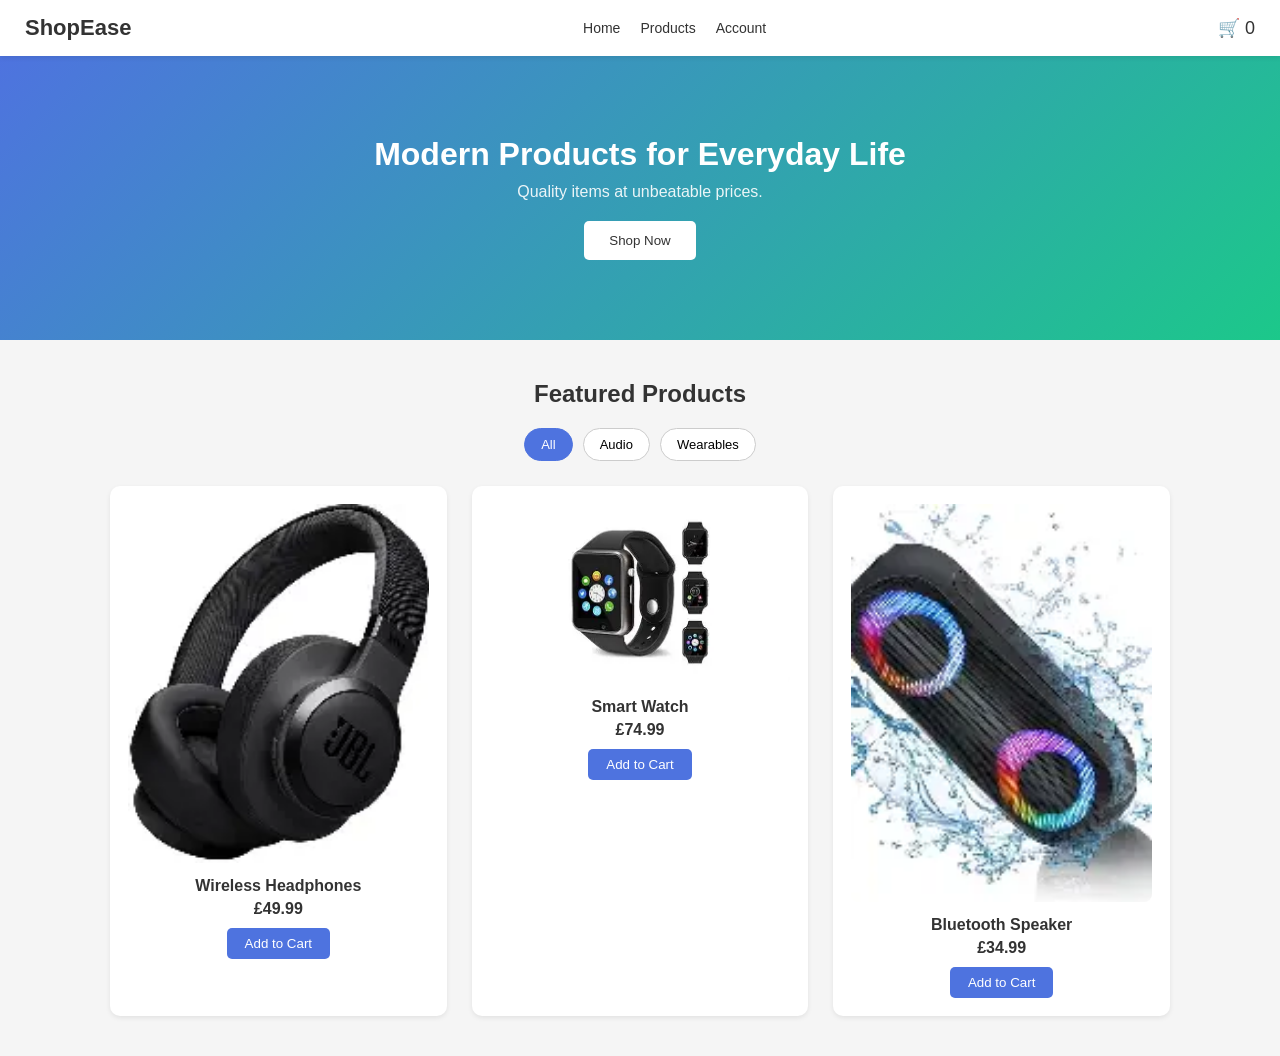
<file: index.html>
<!DOCTYPE html> 
<html lang="en">
<head>
    <meta charset="UTF-8">
    <meta name="viewport" content="width=device-width, initial-scale=1.0">
    <title>ShopEase – Demo Store</title>
    <link rel="stylesheet" href="style.css">
</head>
<body>

    <header>
        <div class="logo">ShopEase</div>
        <nav>
            <ul>
                <li><a href="index.html">Home</a></li>
                <li><a href="#products">Products</a></li>
                <li><a href="login.html">Account</a></li>
            </ul>
        </nav>
        <div class="cart">
            <a href="cart.html">🛒 <span id="cart-count">0</span></a>
        </div>
    </header>

    <section class="hero">
        <h1>Modern Products for Everyday Life</h1>
        <p>Quality items at unbeatable prices.</p>
        <button onclick="document.getElementById('products').scrollIntoView({behavior:'smooth'})">
            Shop Now
        </button>
    </section>

    <section class="products" id="products">
        <h2>Featured Products</h2>

        <div class="filters">
            <button data-filter="all" class="filter-btn active">All</button>
            <button data-filter="audio" class="filter-btn">Audio</button>
            <button data-filter="wearables" class="filter-btn">Wearables</button>
        </div>

        <div class="product-grid">

            <div class="product" data-category="audio" data-stock="10">
                <img src="images/headphones.webp" alt="Wireless Headphones">
                <h3>Wireless Headphones</h3>
                <p class="price">£49.99</p>
                <button class="add-to-cart">Add to Cart</button>
            </div>

            <div class="product" data-category="wearables" data-stock="5">
                <img src="images/smart watch.webp" alt="Smart Watch">
                <h3>Smart Watch</h3>
                <p class="price">£74.99</p>
                <button class="add-to-cart">Add to Cart</button>
            </div>

            <div class="product" data-category="audio" data-stock="8">
                <img src="images/bluetooth speaker.webp" alt="Bluetooth Speaker">
                <h3>Bluetooth Speaker</h3>
                <p class="price">£34.99</p>
                <button class="add-to-cart">Add to Cart</button>
            </div>

        </div>
    </section>

<div id="quantity-modal" class="modal">
    <div class="modal-content">
        <h3>Select Quantity</h3>
        <p id="modal-product-name"></p>

        <div class="qty-select">
            <button id="qty-decrease">−</button>
            <span id="qty-display">1</span>
            <button id="qty-increase">+</button>
        </div>

        <button id="confirm-add" class="primary-btn">Confirm</button>
        <button id="close-modal" class="secondary-btn">Cancel</button>
    </div>
</div>

<script src="script.js"></script>
</body>

</html>
</file>
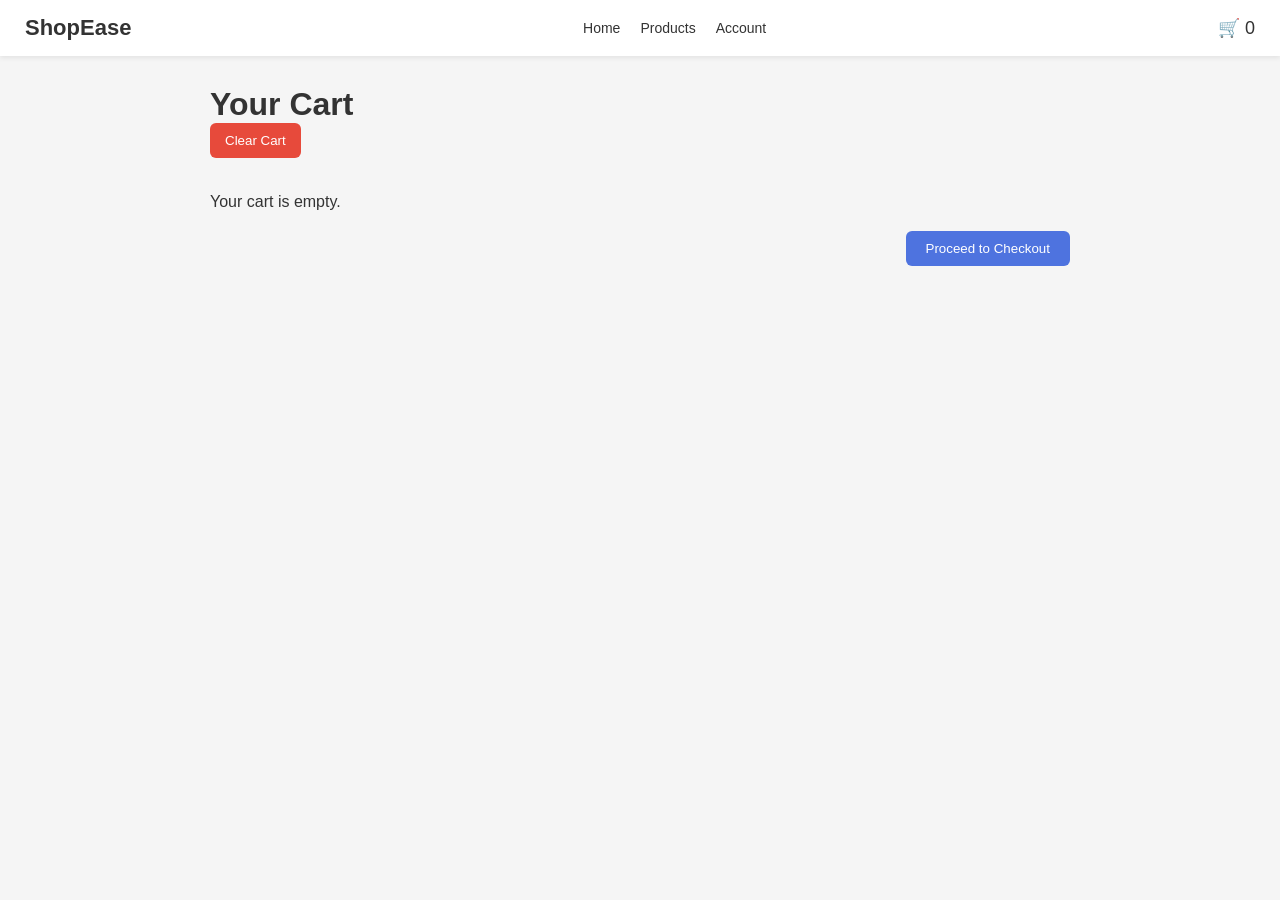
<file: cart.html>
<!DOCTYPE html>
<html lang="en">
<head>
    <meta charset="UTF-8">
    <meta name="viewport" content="width=device-width, initial-scale=1.0">
    <title>Your Cart – ShopEase</title>
    <link rel="stylesheet" href="style.css">
</head>
<body>

<header>
    <div class="logo">ShopEase</div>
    <nav>
        <ul>
            <li><a href="index.html">Home</a></li>
            <li><a href="index.html#products">Products</a></li>
            <li><a href="login.html">Account</a></li>
        </ul>
    </nav>
    <div class="cart">
        <a href="cart.html">🛒 <span id="cart-count">0</span></a>
    </div>
</header>

<main class="page-container">
    <h1>Your Cart</h1>

    <button id="clear-cart" class="clear-btn">Clear Cart</button>

    <div id="cart-items" class="cart-items"></div>

    <div class="cart-footer">
        <p class="cart-total" id="cart-total"></p>
        <button id="checkout-btn" class="primary-btn">Proceed to Checkout</button>
    </div>
</main>

<script>
    let cart = JSON.parse(localStorage.getItem("cart")) || [];
    const container = document.getElementById("cart-items");
    const totalEl = document.getElementById("cart-total");
    const cartCountEl = document.getElementById("cart-count");

    cartCountEl.textContent = cart.length;

    function renderCart() {
        container.innerHTML = "";
        let total = 0;

        if (cart.length === 0) {
            container.innerHTML = "<p>Your cart is empty.</p>";
            totalEl.textContent = "";
            document.getElementById("checkout-btn").disabled = true;
            return;
        }

        cart.forEach((item, index) => {
            const priceNumber = typeof item.price === "number"
    ? item.price
    : parseFloat(item.price.replace("£", ""));
            total += priceNumber * item.quantity;

            container.innerHTML += `
                <div class="cart-item">
                    <img src="${item.img}" alt="${item.name}">
                    <div class="cart-info">
                        <h3>${item.name}</h3>
                        <p>${item.price}</p>

                        <div class="quantity-controls">
                            <button class="qty-btn" data-action="decrease" data-index="${index}">−</button>
                            <span class="qty-display">${item.quantity}</span>
                            <button class="qty-btn" data-action="increase" data-index="${index}">+</button>
                        </div>

                        <p class="stock-note">Stock: ${item.stock}</p>
                    </div>

                    <button class="remove-btn" data-index="${index}">Remove</button>
                </div>
            `;
        });

        totalEl.textContent = "Total: £" + total.toFixed(2);

        // Quantity buttons
        document.querySelectorAll(".qty-btn").forEach(btn => {
            btn.addEventListener("click", () => {
                const index = btn.dataset.index;
                const action = btn.dataset.action;

                if (action === "increase" && cart[index].quantity < cart[index].stock) {
                    cart[index].quantity++;
                }

                if (action === "decrease" && cart[index].quantity > 1) {
                    cart[index].quantity--;
                }

                localStorage.setItem("cart", JSON.stringify(cart));
                renderCart();
            });
        });

        // Remove buttons
        document.querySelectorAll(".remove-btn").forEach(btn => {
            btn.addEventListener("click", () => {
                const index = btn.dataset.index;
                cart.splice(index, 1);
                localStorage.setItem("cart", JSON.stringify(cart));
                cartCountEl.textContent = cart.length;
                renderCart();
            });
        });
    }

    // Clear cart button
    document.getElementById("clear-cart").onclick = () => {
        if (confirm("Are you sure you want to clear your cart?")) {
            cart = [];
            localStorage.setItem("cart", JSON.stringify(cart));
            cartCountEl.textContent = 0;
            renderCart();
        }
    };

    renderCart();

    document.getElementById("checkout-btn").onclick = () => {
        if (cart.length > 0) {
            window.location.href = "checkout.html";
        }
    };
</script>
</body>
</html>
</file>
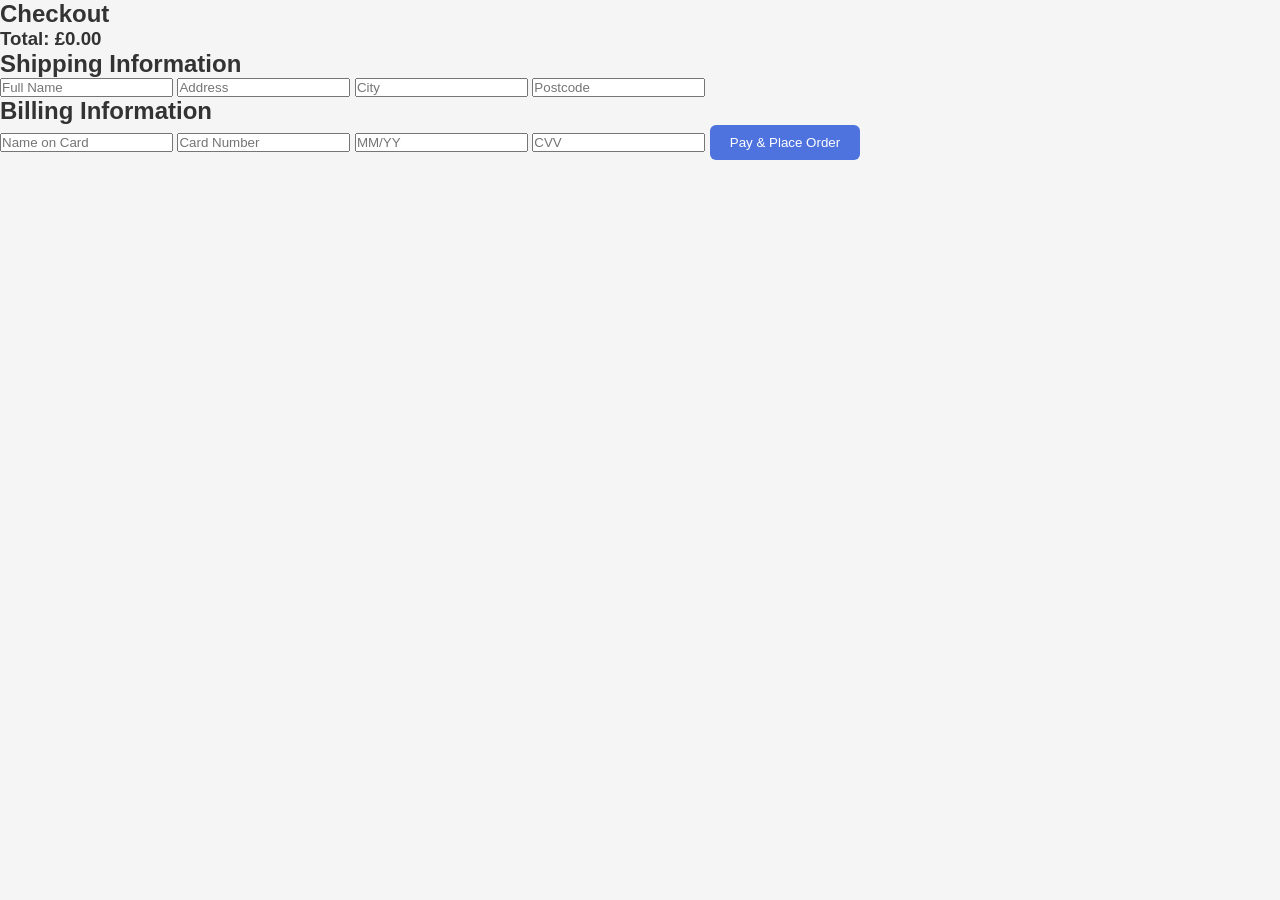
<file: checkout.html>
<!DOCTYPE html>
<html lang="en">
<head>
    <meta charset="UTF-8">
    <meta name="viewport" content="width=device-width, initial-scale=1.0">
    <title>Checkout – ShopEase</title>
    <link rel="stylesheet" href="style.css">
</head>
<body>

<h2>Checkout</h2>

<div id="order-summary"></div>
<h3 id="order-total"></h3>

<h2>Shipping Information</h2>
<form id="shipping-form">
    <input type="text" id="full-name" placeholder="Full Name" required>
    <input type="text" id="address" placeholder="Address" required>
    <input type="text" id="city" placeholder="City" required>
    <input type="text" id="postcode" placeholder="Postcode" required>

    <h2>Billing Information</h2>
    <input type="text" id="card-name" placeholder="Name on Card" required>
    <input type="text" id="card-number" placeholder="Card Number" maxlength="16" required>
    <input type="text" id="expiry" placeholder="MM/YY" maxlength="5" required>
    <input type="text" id="cvv" placeholder="CVV" maxlength="3" required>

    <button type="submit" class="primary-btn">Pay & Place Order</button>
</form>

<script>
// Load cart
const cart = JSON.parse(localStorage.getItem("cart")) || [];
const summaryEl = document.getElementById("order-summary");
const totalEl = document.getElementById("order-total");

let total = 0;

// Display items
cart.forEach(item => {
    const itemTotal = item.price * item.quantity;
    total += itemTotal;

    const div = document.createElement("div");
    div.classList.add("checkout-item");
    div.innerHTML = `
        <p><strong>${item.name}</strong></p>
        <p>Quantity: ${item.quantity}</p>
        <p>Price: £${item.price.toFixed(2)}</p>
        <p>Subtotal: £${itemTotal.toFixed(2)}</p>
        <hr>
    `;
    summaryEl.appendChild(div);
});

totalEl.textContent = "Total: £" + total.toFixed(2);

// Handle order submission
document.getElementById("shipping-form").onsubmit = (e) => {
    e.preventDefault();

    const user = JSON.parse(localStorage.getItem("user"));

    // If not logged in → force account creation
    if (!user) {
        alert("You must create an account or log in before placing an order.");
        window.location.href = "register.html";
        return;
    }

    // Simulate sending email receipt
    sendEmailReceipt(user.email, cart, total);

    alert("Payment successful! A receipt has been sent to your email.");
    localStorage.removeItem("cart");
    window.location.href = "index.html";
};

// Fake email sender (simulated)
function sendEmailReceipt(email, cart, total) {
    const order = {
        email,
        cart,
        total,
        date: new Date().toLocaleString()
    };

    // Store last order (simulating email)
    localStorage.setItem("lastOrder", JSON.stringify(order));
}
</script>
<script src="script.js"></script>
</body>
</html>
</file>
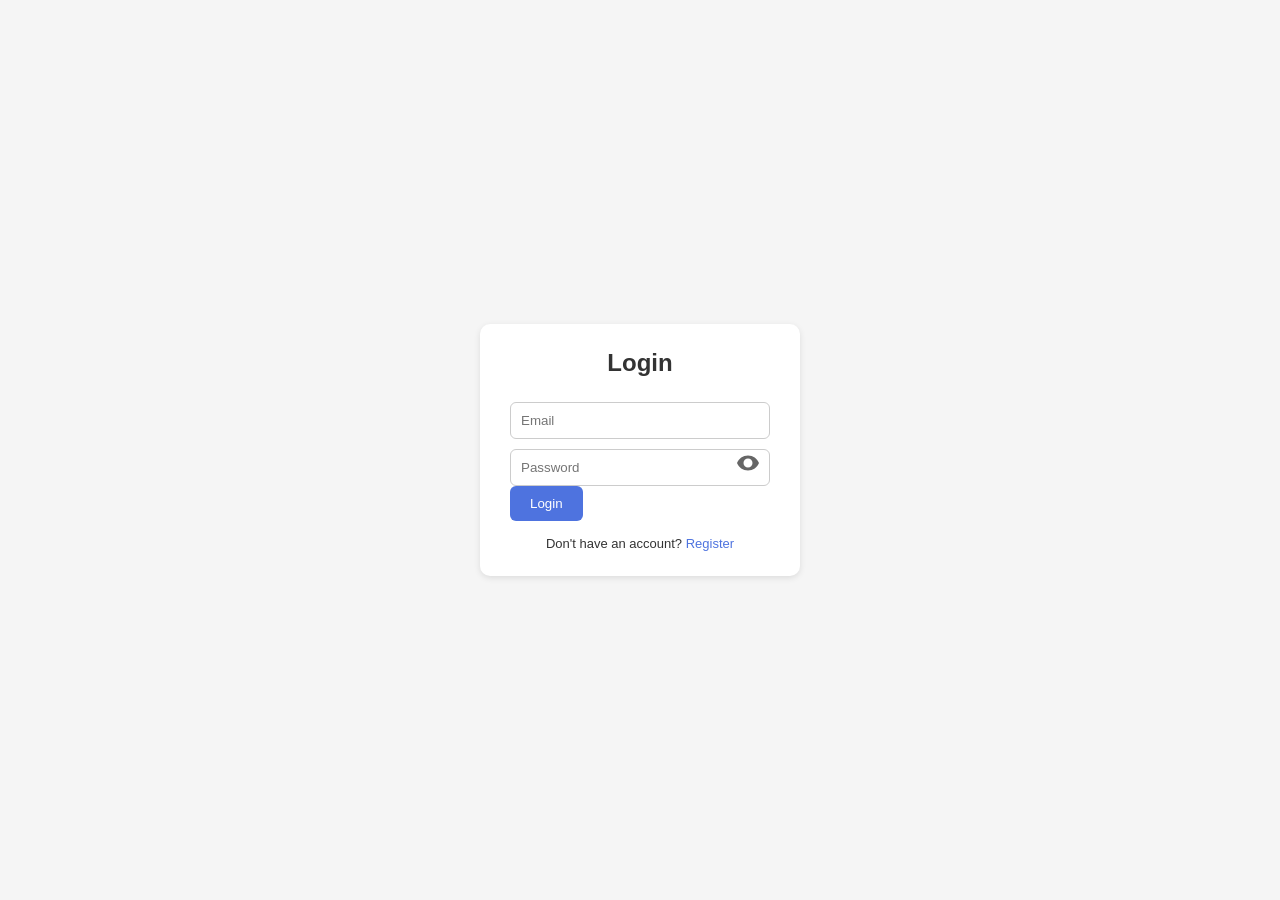
<file: login.html>
<!DOCTYPE html>
<html lang="en">
<head>
    <meta charset="UTF-8">
    <meta name="viewport" content="width=device-width, initial-scale=1.0">
    <title>Login – ShopEase</title>
    <link rel="stylesheet" href="style.css">
</head>
<body>

<div class="auth-wrapper">
    <div class="auth-box">
        <h2>Login</h2>
        <input id="login-email" type="email" placeholder="Email">

        <div class="password-wrapper">
    <input id="login-pass" type="password" placeholder="Password">

    <button type="button" id="toggle-login-pass" class="show-pass-btn">
        <!-- Eye Closed (default) -->
        <svg id="login-eye-closed" viewBox="0 0 24 24">
            <path d="M12 4.5C7 4.5 2.73 7.61 1 12c1.73 4.39 6 7.5 11 7.5s9.27-3.11 11-7.5c-1.73-4.39-6-7.5-11-7.5zm0 12a4.5 4.5 0 110-9 4.5 4.5 0 010 9z"/>
        </svg>

        <!-- Eye Open (hidden initially) -->
        <svg id="login-eye-open" viewBox="0 0 24 24" style="display:none;">
            <path d="M12 5c-7 0-11 7-11 7s4 7 11 7 11-7 11-7-4-7-11-7zm0 12a5 5 0 110-10 5 5 0 010 10z"/>
        </svg>
    </button>
</div>
        <button id="login-btn" class="primary-btn">Login</button>
        <p class="auth-switch">
            Don't have an account? <a href="register.html">Register</a>
        </p>
    </div>
</div>

<script>
const loginPass = document.getElementById("login-pass");
const toggleLogin = document.getElementById("toggle-login-pass");
const loginEyeClosed = document.getElementById("login-eye-closed");
const loginEyeOpen = document.getElementById("login-eye-open");

toggleLogin.onclick = () => {
    if (loginPass.type === "password") {
        loginPass.type = "text";
        loginEyeClosed.style.display = "none";
        loginEyeOpen.style.display = "block";
    } else {
        loginPass.type = "password";
        loginEyeClosed.style.display = "block";
        loginEyeOpen.style.display = "none";
    }
};

    // Existing login logic
    document.getElementById("login-btn").onclick = () => {
        const email = document.getElementById("login-email").value.trim();
        const pass = document.getElementById("login-pass").value.trim();

        const user = JSON.parse(localStorage.getItem("user"));

        if (!user || user.email !== email || user.pass !== pass) {
            alert("Invalid login details.");
        } else {
            alert("Login successful.");
            window.location.href = "index.html";
        }
    };
</script>
<script src="script.js"></script>
</body>
</html>
</file>
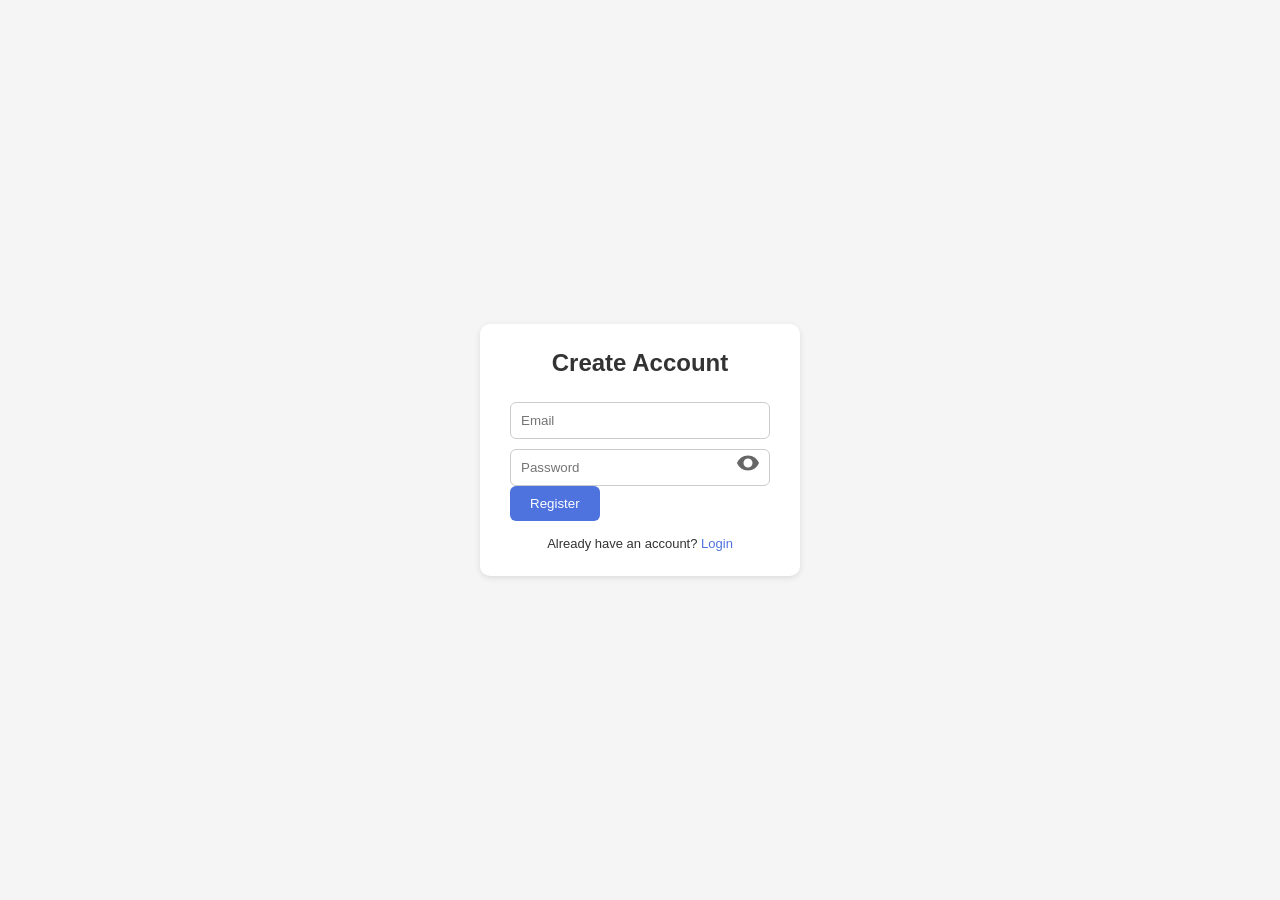
<file: register.html>
<!DOCTYPE html>
<html lang="en">
<head>
    <meta charset="UTF-8">
    <meta name="viewport" content="width=device-width, initial-scale=1.0">
    <title>Register – ShopEase</title>
    <link rel="stylesheet" href="style.css">
</head>
<body>

<div class="auth-wrapper">
    <div class="auth-box">
        <h2>Create Account</h2>
        <input id="reg-email" type="email" placeholder="Email">
 
        <div class="password-wrapper">
    <input id="reg-pass" type="password" placeholder="Password">

    <button type="button" id="toggle-reg-pass" class="show-pass-btn">
        <svg id="reg-eye-closed" viewBox="0 0 24 24">
            <path d="M12 4.5C7 4.5 2.73 7.61 1 12c1.73 4.39 6 7.5 11 7.5s9.27-3.11 11-7.5c-1.73-4.39-6-7.5-11-7.5zm0 12a4.5 4.5 0 110-9 4.5 4.5 0 010 9z"/>
        </svg>

        <svg id="reg-eye-open" viewBox="0 0 24 24" style="display:none;">
            <path d="M12 5c-7 0-11 7-11 7s4 7 11 7 11-7 11-7-4-7-11-7zm0 12a5 5 0 110-10 5 5 0 010 10z"/>
        </svg>
    </button>
</div>
        <button id="reg-btn" class="primary-btn">Register</button>
        <p class="auth-switch">
            Already have an account? <a href="login.html">Login</a>
        </p>
    </div>
</div>

<script>
const regPass = document.getElementById("reg-pass");
const toggleReg = document.getElementById("toggle-reg-pass");
const regEyeClosed = document.getElementById("reg-eye-closed");
const regEyeOpen = document.getElementById("reg-eye-open");

toggleReg.onclick = () => {
    if (regPass.type === "password") {
        regPass.type = "text";
        regEyeClosed.style.display = "none";
        regEyeOpen.style.display = "block";
    } else {
        regPass.type = "password";
        regEyeClosed.style.display = "block";
        regEyeOpen.style.display = "none";
    }
};

    // Existing register logic
    document.getElementById("reg-btn").onclick = () => {
        const email = document.getElementById("reg-email").value.trim();
        const pass = document.getElementById("reg-pass").value.trim();

        if (!email || !pass) {
            alert("Please fill in all fields.");
            return;
        }

        const user = { email, pass };
        localStorage.setItem("user", JSON.stringify(user));

        alert("Account created.");
        window.location.href = "login.html";
    };
</script>
<script src="script.js"></script>
</body>
</html>
</file>
<file: style.css>
* {
    margin: 0;
    padding: 0;
    box-sizing: border-box;
    font-family: Arial, sans-serif;
}

body {
    background: #f5f5f5;
    color: #333;
}

/* Header */
header {
    display: flex;
    justify-content: space-between;
    align-items: center;
    padding: 15px 25px;
    background: #ffffff;
    box-shadow: 0 2px 5px rgba(0,0,0,0.08);
    position: sticky;
    top: 0;
    z-index: 10;
}

.logo {
    font-size: 22px;
    font-weight: bold;
}

nav ul {
    display: flex;
    gap: 20px;
    list-style: none;
}

nav a {
    text-decoration: none;
    color: #333;
    font-size: 14px;
}

nav a:hover {
    color: #4e73df;
}

.cart a {
    text-decoration: none;
    color: #333;
    font-size: 18px;
}

/* Hero */
.hero {
    text-align: center;
    padding: 80px 20px;
    background: linear-gradient(135deg, #4e73df, #1cc88a);
    color: white;
}

.hero h1 {
    font-size: 32px;
    margin-bottom: 10px;
}

.hero p {
    font-size: 16px;
    opacity: 0.9;
}

.hero button {
    margin-top: 20px;
    padding: 12px 25px;
    background: white;
    color: #333;
    border: none;
    border-radius: 5px;
    cursor: pointer;
}

/* Products */
.products {
    padding: 40px 20px;
    max-width: 1100px;
    margin: 0 auto;
}

.products h2 {
    text-align: center;
    margin-bottom: 20px;
}

.filters {
    display: flex;
    justify-content: center;
    gap: 10px;
    margin-bottom: 25px;
}

.filters .filter-btn {
    padding: 8px 16px;
    border-radius: 20px;
    border: 1px solid #ccc;
    background: #fff;
    cursor: pointer;
    font-size: 13px;
}

.filters .filter-btn.active,
.filters .filter-btn:hover {
    background: #4e73df;
    color: #fff;
    border-color: #4e73df;
}

.product-grid {
    display: grid;
    grid-template-columns: repeat(auto-fit, minmax(230px, 1fr));
    gap: 25px;
}

.product {
    background: white;
    padding: 18px;
    border-radius: 10px;
    text-align: center;
    box-shadow: 0 2px 5px rgba(0,0,0,0.08);
}

.product img {
    width: 100%;
    border-radius: 8px;
    margin-bottom: 10px;
}

.product h3 {
    font-size: 16px;
    margin-bottom: 5px;
}

.product .price {
    font-weight: bold;
    margin-bottom: 10px;
}

.product button {
    padding: 8px 18px;
    background: #4e73df;
    color: white;
    border: none;
    border-radius: 5px;
    cursor: pointer;
}

/* General page container */
.page-container {
    max-width: 900px;
    margin: 30px auto;
    padding: 0 20px 40px;
}

/* Cart page */
.cart-items {
    margin-top: 20px;
    display: flex;
    flex-direction: column;
    gap: 15px;
}

.cart-item {
    display: flex;
    gap: 15px;
    background: #fff;
    padding: 12px;
    border-radius: 8px;
    box-shadow: 0 1px 3px rgba(0,0,0,0.08);
}

.cart-item img {
    width: 80px;
    height: 80px;
    object-fit: cover;
    border-radius: 6px;
}

.cart-footer {
    margin-top: 20px;
    display: flex;
    justify-content: space-between;
    align-items: center;
}

.cart-total {
    font-weight: bold;
}

/* Auth pages */
.auth-wrapper {
    min-height: 100vh;
    display: flex;
    justify-content: center;
    align-items: center;
    background: #f5f5f5;
}

.auth-box {
    background: #fff;
    padding: 25px 30px;
    border-radius: 10px;
    box-shadow: 0 2px 6px rgba(0,0,0,0.1);
    width: 320px;
}

.auth-box h2 {
    margin-bottom: 15px;
    text-align: center;
}

.auth-box input {
    width: 100%;
    padding: 10px;
    margin-top: 10px;
    border-radius: 6px;
    border: 1px solid #ccc;
}

.auth-switch {
    margin-top: 15px;
    font-size: 13px;
    text-align: center;
}

.auth-switch a {
    color: #4e73df;
    text-decoration: none;
}

/* Checkout */
.checkout-container {
    display: grid;
    grid-template-columns: 2fr 1.5fr;
    gap: 20px;
    margin-top: 20px;
}

.checkout-form,
.order-summary {
    background: #fff;
    padding: 18px;
    border-radius: 10px;
    box-shadow: 0 1px 4px rgba(0,0,0,0.08);
}

.checkout-form input {
    width: 100%;
    padding: 10px;
    margin-top: 10px;
    border-radius: 6px;
    border: 1px solid #ccc;
}

.summary-item {
    display: flex;
    justify-content: space-between;
    margin-bottom: 8px;
}

/* Buttons */
.primary-btn {
    padding: 10px 20px;
    background: #4e73df;
    color: #fff;
    border: none;
    border-radius: 6px;
    cursor: pointer;
}

/* Responsive */
@media (max-width: 768px) {
    header {
        flex-direction: column;
        align-items: flex-start;
        gap: 10px;
    }

    .checkout-container {
        grid-template-columns: 1fr;
    }
}

.remove-btn {
    background: #e74a3b;
    color: white;
    border: none;
    padding: 8px 12px;
    border-radius: 6px;
    cursor: pointer;
    margin-left: auto;
}

.remove-btn:hover {
    background: #c0392b;
}

.quantity-controls {
    display: flex;
    align-items: center;
    gap: 8px;
    margin-top: 8px;
}

.qty-btn {
    background: #4e73df;
    color: white;
    border: none;
    padding: 5px 10px;
    border-radius: 6px;
    cursor: pointer;
    font-size: 16px;
}

.qty-btn:hover {
    background: #3b5cc4;
}

.qty-display {
    font-weight: bold;
    min-width: 20px;
    text-align: center;
}

.clear-btn {
    background: #e74a3b;
    color: white;
    border: none;
    padding: 10px 15px;
    border-radius: 6px;
    cursor: pointer;
    margin-bottom: 15px;
}

.clear-btn:hover {
    background: #c0392b;
}

.stock-note {
    font-size: 12px;
    color: #666;
    margin-top: 5px;
}

/* Modal */
.modal {
    display: none;
    position: fixed;
    inset: 0;
    background: rgba(0,0,0,0.5);
    justify-content: center;
    align-items: center;
}

.modal-content {
    background: #fff;
    padding: 25px;
    border-radius: 10px;
    width: 300px;
    text-align: center;
}

.qty-select {
    display: flex;
    justify-content: center;
    align-items: center;
    gap: 12px;
    margin: 15px 0;
}

.qty-select button {
    background: #4e73df;
    color: white;
    border: none;
    padding: 8px 12px;
    border-radius: 6px;
    cursor: pointer;
    font-size: 18px;
}

.secondary-btn {
    background: #ccc;
    color: #333;
    border: none;
    padding: 8px 12px;
    border-radius: 6px;
    cursor: pointer;
    margin-top: 10px;
}
.modal {
    z-index: 9999;
}

.password-wrapper {
    position: relative;
    width: 100%;
}

.password-wrapper input {
    padding-right: 40px;
}

.show-pass-btn {
    position: absolute;
    right: 10px;
    top: 50%;
    transform: translateY(-50%);
    background: none;
    border: none;
    cursor: pointer;
    padding: 0;
    width: 24px;
    height: 24px;
}

.show-pass-btn svg {
    width: 100%;
    height: 100%;
    fill: #666;
}
</file>
